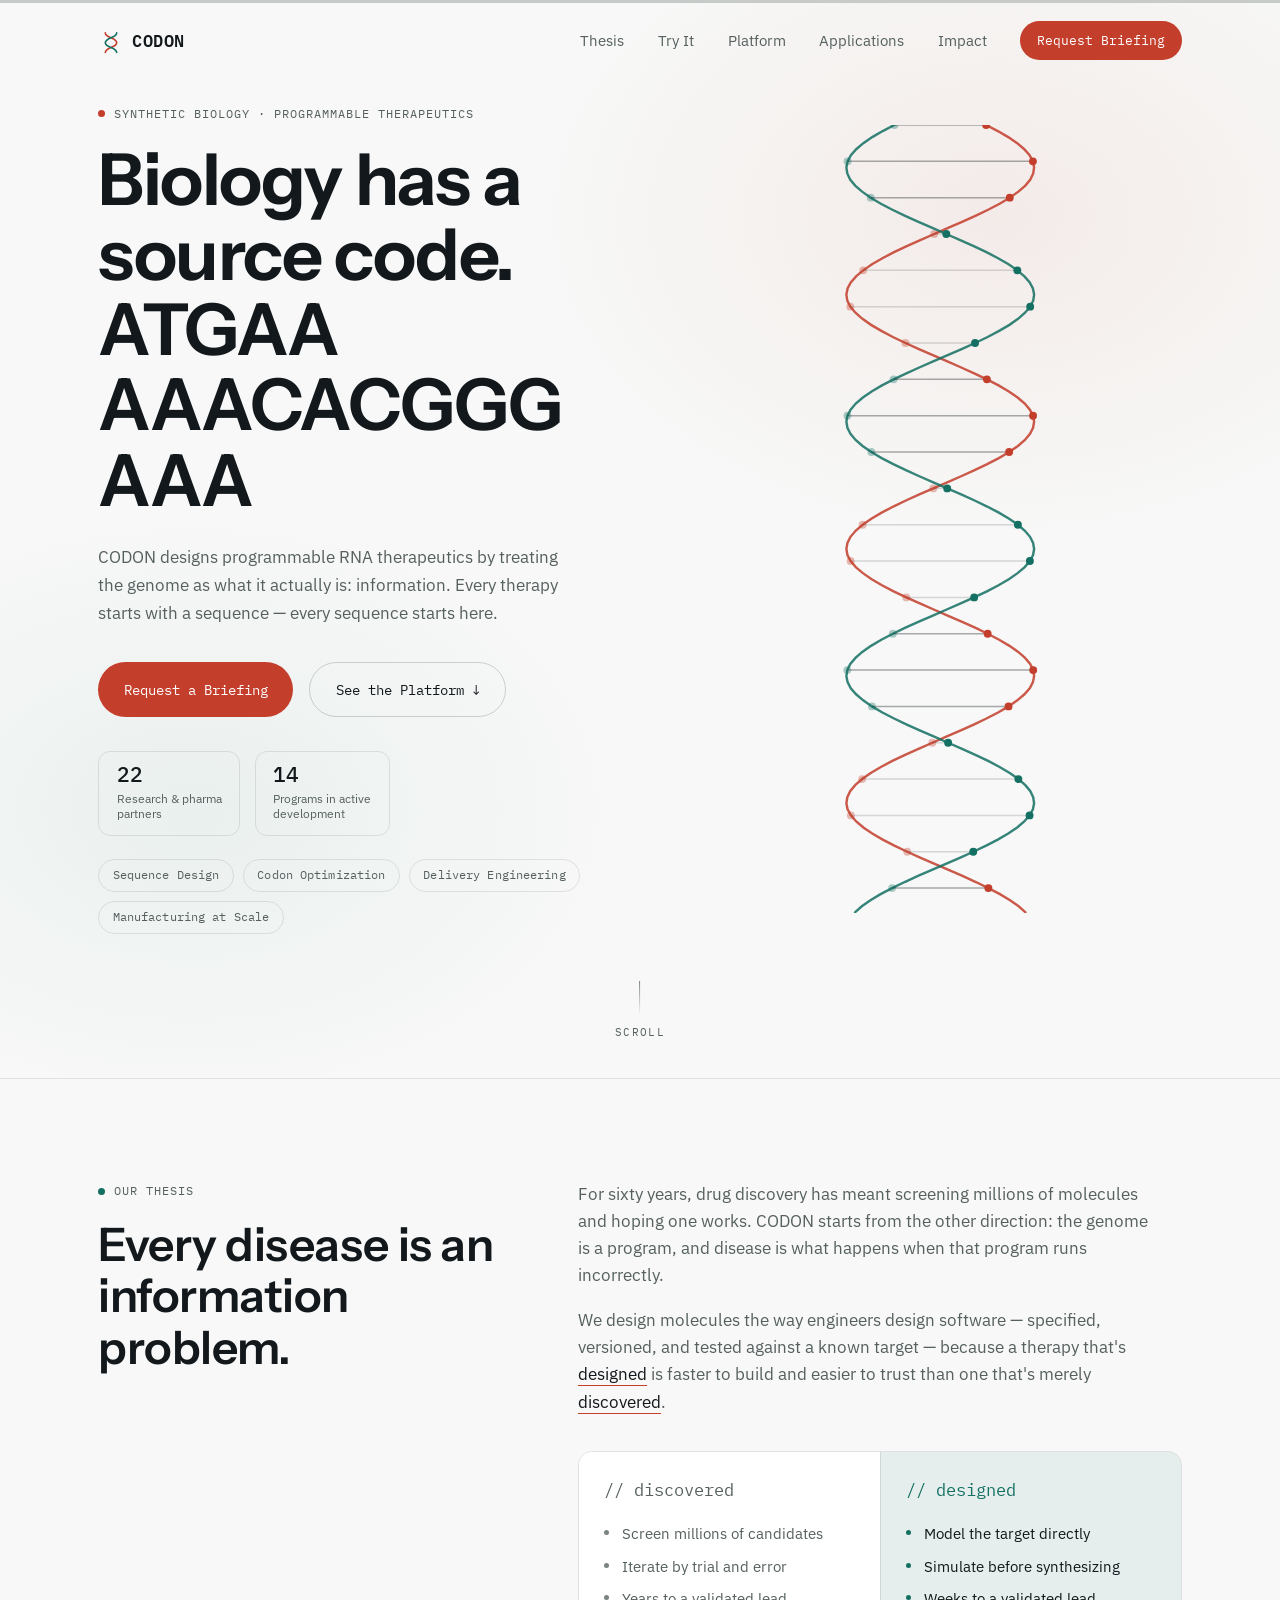
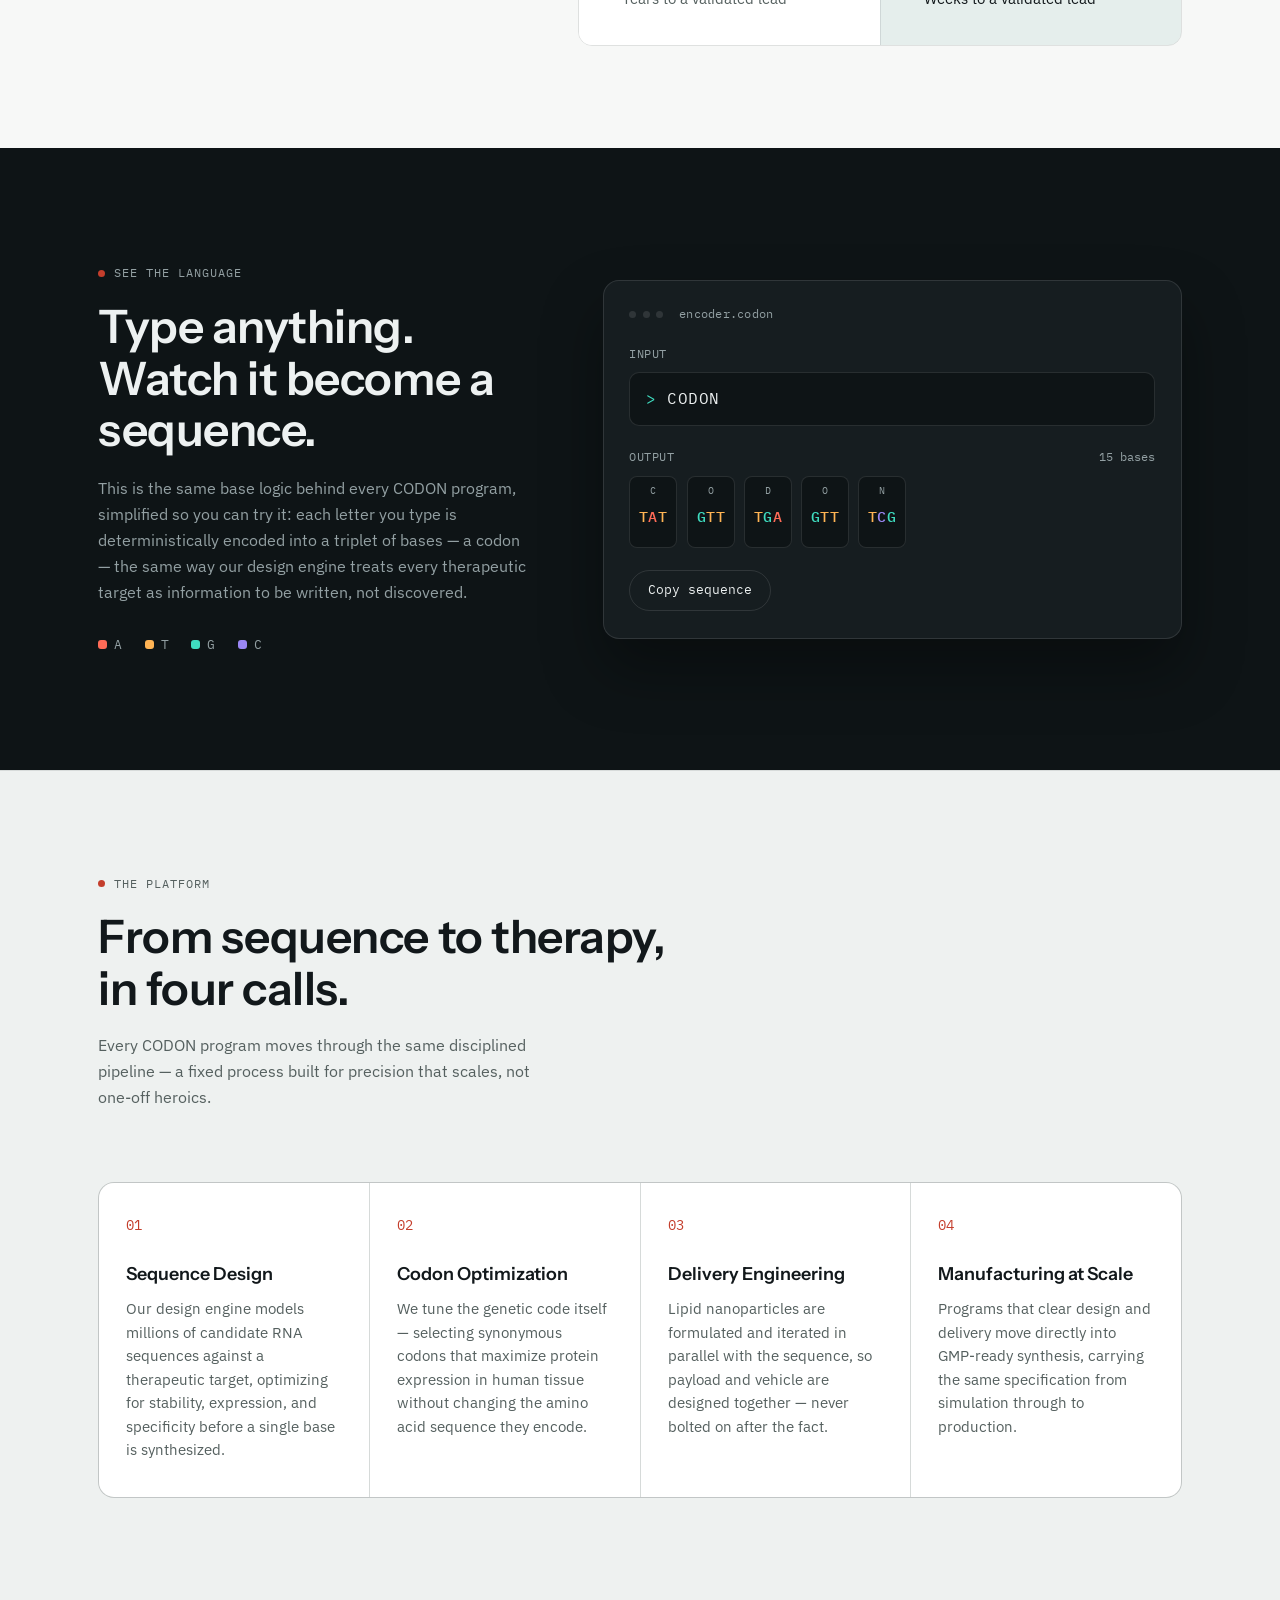
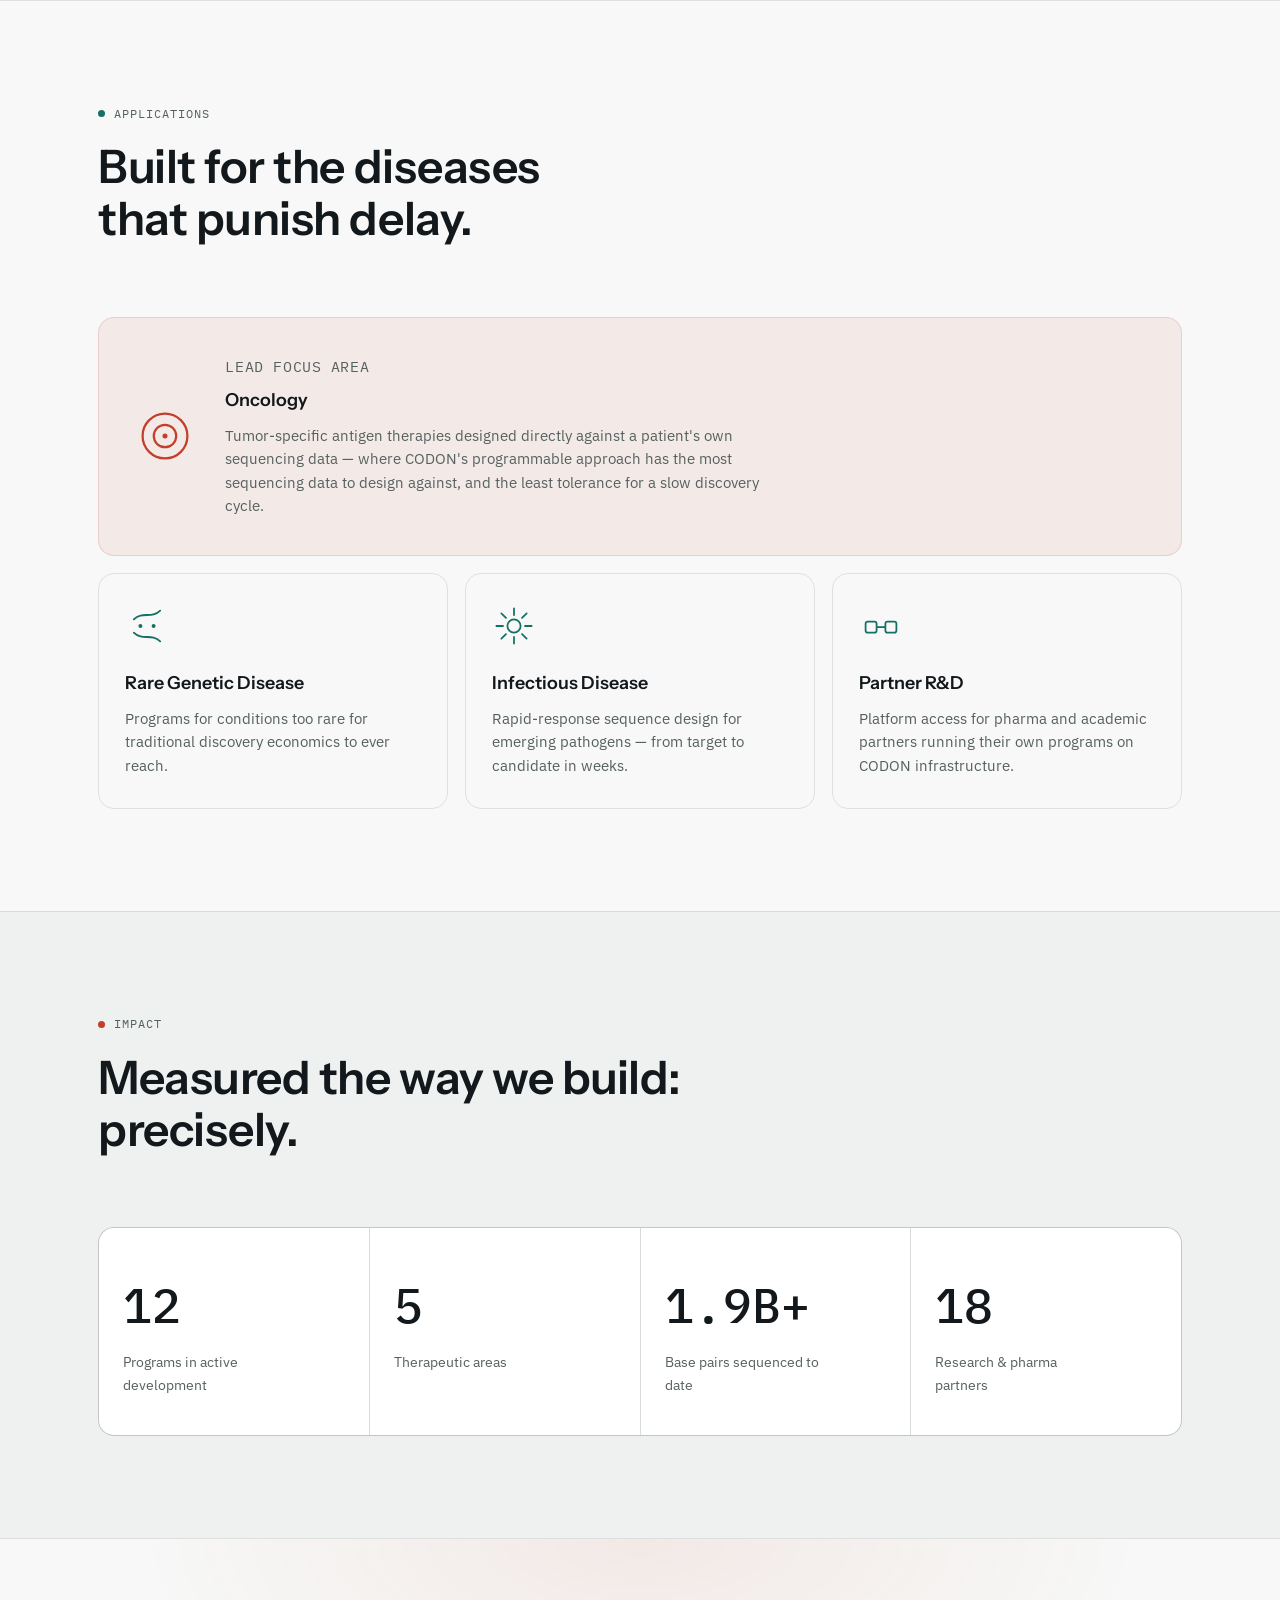
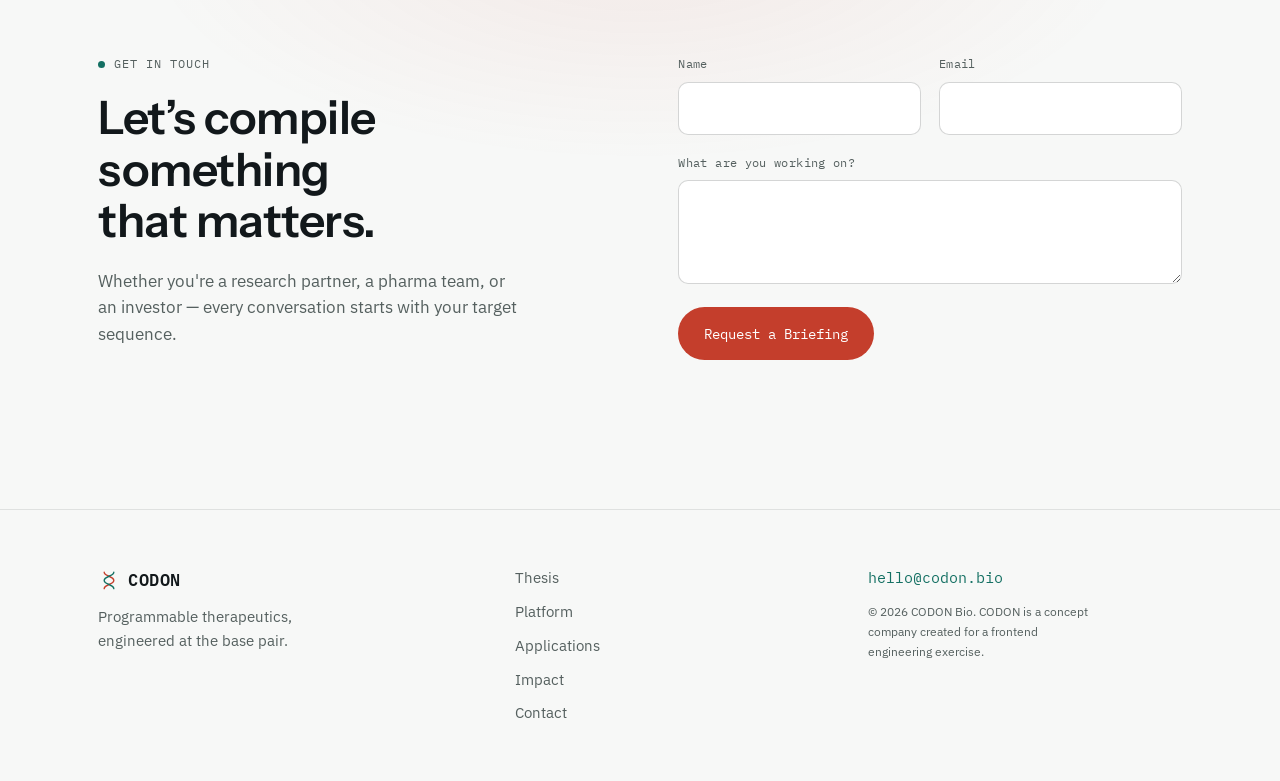
<file: index.html>
<!DOCTYPE html>
<html lang="en">
<head>
<meta charset="UTF-8">
<meta name="viewport" content="width=device-width, initial-scale=1.0">
<title>CODON — Programmable RNA Therapeutics</title>
<meta name="description" content="CODON designs programmable RNA therapeutics by treating the genome as information — precision medicine, engineered at the base pair.">

<meta property="og:title" content="CODON — Programmable RNA Therapeutics">
<meta property="og:description" content="Biology has a source code. We're rewriting it.">
<meta property="og:type" content="website">

<link rel="icon" href="data:image/svg+xml,%3Csvg xmlns='http://www.w3.org/2000/svg' viewBox='0 0 32 32'%3E%3Crect width='32' height='32' rx='7' fill='%230A0E12'/%3E%3Cpath d='M9 6c0 6 14 6 14 12s-14 6-14 12' stroke='%23FF6B57' stroke-width='2' fill='none' stroke-linecap='round'/%3E%3Cpath d='M23 6c0 6-14 6-14 12s14 6 14 12' stroke='%233FDDC0' stroke-width='2' fill='none' stroke-linecap='round'/%3E%3C/svg%3E">

<link rel="preconnect" href="https://fonts.googleapis.com">
<link rel="preconnect" href="https://fonts.gstatic.com" crossorigin>
<link href="https://fonts.googleapis.com/css2?family=Instrument+Sans:wght@450..700&family=IBM+Plex+Mono:wght@400;500;600&family=IBM+Plex+Sans:wght@400;500;600&display=swap" rel="stylesheet">

<link rel="stylesheet" href="css/styles.css">
</head>
<body>

<a class="skip-link" href="#main">Skip to content</a>

<!-- ================= SEQUENCE STRIP (scroll progress, thematic) ================= -->
<div class="seq-strip" aria-hidden="true">
  <div class="seq-strip__track" id="seqTrack"></div>
</div>

<!-- ================= NAV ================= -->
<header class="site-header" id="siteHeader">
  <div class="wrap site-header__inner">
    <a href="#home" class="logo" aria-label="CODON — home">
      <svg width="26" height="26" viewBox="0 0 32 32" fill="none" aria-hidden="true">
        <path d="M9 6c0 6 14 6 14 12s-14 6-14 12" stroke="#C43E2C" stroke-width="2" stroke-linecap="round"/>
        <path d="M23 6c0 6-14 6-14 12s14 6 14 12" stroke="#147063" stroke-width="2" stroke-linecap="round"/>
      </svg>
      <span>CODON</span>
    </a>

    <nav class="nav" id="mainNav" aria-label="Primary">
      <a href="#thesis">Thesis</a>
      <a href="#console">Try It</a>
      <a href="#platform">Platform</a>
      <a href="#applications">Applications</a>
      <a href="#impact">Impact</a>
      <a href="#contact" class="nav__cta">Request Briefing</a>
    </nav>

    <button class="nav-toggle" id="navToggle" aria-label="Open menu" aria-expanded="false" aria-controls="mainNav">
      <span></span><span></span><span></span>
    </button>
  </div>
</header>

<main id="main">

  <!-- ================= HERO ================= -->
  <section class="hero" id="home">
    <div class="hero__field" id="heroField" aria-hidden="true"></div>

    <div class="wrap hero__inner">
      <div class="hero__copy">
        <p class="eyebrow"><span class="dot dot--coral"></span>Synthetic biology · Programmable therapeutics</p>
        <h1 class="hero__headline" id="scrambleHeadline">
          Biology has a source code. We&rsquo;re rewriting it.
        </h1>
        <p class="hero__subhead">
          CODON designs programmable RNA therapeutics by treating the genome as what it actually is: information.
          Every therapy starts with a sequence — every sequence starts here.
        </p>
        <div class="hero__actions">
          <a href="#contact" class="btn btn--primary">Request a Briefing</a>
          <a href="#platform" class="btn btn--ghost">See the Platform <span class="arrow-down" aria-hidden="true">↓</span></a>
        </div>

        <div class="hero__stats" role="group" aria-label="Key figures">
          <div class="hero__stat">
            <span class="hero__stat-num mono">22</span>
            <span class="hero__stat-label">Research &amp; pharma<br>partners</span>
          </div>
          <div class="hero__stat">
            <span class="hero__stat-num mono">14</span>
            <span class="hero__stat-label">Programs in active<br>development</span>
          </div>
        </div>

        <ul class="hero__tags" aria-label="Platform capabilities">
          <li>Sequence Design</li>
          <li>Codon Optimization</li>
          <li>Delivery Engineering</li>
          <li>Manufacturing at Scale</li>
        </ul>
      </div>

      <div class="hero__visual">
        <svg class="helix" id="helixSvg" viewBox="0 0 320 520" role="img" aria-label="Animated illustration of a DNA double helix transcribing into an RNA strand">
          <!-- populated / animated by JS -->
        </svg>
      </div>
    </div>

    <a href="#thesis" class="scroll-cue" aria-label="Scroll to next section">
      <span class="scroll-cue__line"></span>
      <span class="scroll-cue__label">Scroll</span>
    </a>
  </section>

  <!-- ================= THESIS / ABOUT ================= -->
  <section class="thesis" id="thesis">
    <div class="wrap thesis__inner">
      <div class="reveal">
        <p class="eyebrow"><span class="dot dot--teal"></span>Our thesis</p>
        <h2 class="h2">Every disease is an<br>information problem.</h2>
      </div>

      <div class="thesis__body reveal">
        <p>
          For sixty years, drug discovery has meant screening millions of molecules and hoping one works.
          CODON starts from the other direction: the genome is a program, and disease is what happens when
          that program runs incorrectly.
        </p>
        <p>
          We design molecules the way engineers design software — specified, versioned, and tested against
          a known target — because a therapy that's <em>designed</em> is faster to build and easier to trust
          than one that's merely <em>discovered</em>.
        </p>

        <div class="compare" role="group" aria-label="Discovered versus designed approach">
          <div class="compare__col">
            <p class="compare__label mono">// discovered</p>
            <ul>
              <li>Screen millions of candidates</li>
              <li>Iterate by trial and error</li>
              <li>Years to a validated lead</li>
            </ul>
          </div>
          <div class="compare__col compare__col--accent">
            <p class="compare__label mono">// designed</p>
            <ul>
              <li>Model the target directly</li>
              <li>Simulate before synthesizing</li>
              <li>Weeks to a validated lead</li>
            </ul>
          </div>
        </div>
      </div>
    </div>
  </section>

  <!-- ================= SEQUENCE CONSOLE (interactive) ================= -->
  <section class="console" id="console">
    <div class="wrap console__inner">
      <div class="console__intro reveal">
        <p class="eyebrow eyebrow--on-dark"><span class="dot dot--coral"></span>See the language</p>
        <h2 class="h2 h2--on-dark">Type anything.<br>Watch it become a sequence.</h2>
        <p class="console__body">
          This is the same base logic behind every CODON program, simplified so you can try it: each
          letter you type is deterministically encoded into a triplet of bases — a codon — the same way
          our design engine treats every therapeutic target as information to be written, not discovered.
        </p>
        <div class="console__legend" aria-hidden="true">
          <span><i class="console__swatch console__swatch--a"></i>A</span>
          <span><i class="console__swatch console__swatch--t"></i>T</span>
          <span><i class="console__swatch console__swatch--g"></i>G</span>
          <span><i class="console__swatch console__swatch--c"></i>C</span>
        </div>
      </div>


      
      <div class="console__panel reveal">
        <div class="console__bar">
          <span class="console__dot"></span><span class="console__dot"></span><span class="console__dot"></span>
          <span class="console__bar-label mono">encoder.codon</span>
        </div>
        <label class="console__label mono" for="consoleInput">Input</label>
        <div class="console__input-row">
          <span class="mono console__prompt" aria-hidden="true">&gt;</span>
          <input
            type="text"
            id="consoleInput"
            class="console__input mono"
            maxlength="28"
            autocomplete="off"
            spellcheck="false"
            aria-label="Type text to encode into a base-pair sequence"
            value="CODON"
          >
        </div>
        <p class="console__label mono">Output <span id="consoleCount" class="console__count">15 bases</span></p>
        <div class="console__output mono" id="consoleOutput" aria-live="polite"></div>
        <button type="button" class="console__copy mono" id="consoleCopy">Copy sequence</button>
      </div>
    </div>
  </section>

  <!-- ================= PLATFORM / TECHNOLOGY ================= -->
  <section class="platform" id="platform">
    <div class="wrap">
      <div class="section-head reveal">
        <p class="eyebrow"><span class="dot dot--coral"></span>The platform</p>
        <h2 class="h2">From sequence to therapy,<br>in four calls.</h2>
        <p class="section-head__body">
          Every CODON program moves through the same disciplined pipeline — a fixed process built for
          precision that scales, not one-off heroics.
        </p>
      </div>

      <ol class="pipeline">
        <li class="pipeline__step reveal">
          <span class="pipeline__index mono">01</span>
          <h3 class="h3">Sequence Design</h3>
          <p>Our design engine models millions of candidate RNA sequences against a therapeutic target,
             optimizing for stability, expression, and specificity before a single base is synthesized.</p>
        </li>
        <li class="pipeline__step reveal">
          <span class="pipeline__index mono">02</span>
          <h3 class="h3">Codon Optimization</h3>
          <p>We tune the genetic code itself — selecting synonymous codons that maximize protein expression
             in human tissue without changing the amino acid sequence they encode.</p>
        </li>
        <li class="pipeline__step reveal">
          <span class="pipeline__index mono">03</span>
          <h3 class="h3">Delivery Engineering</h3>
          <p>Lipid nanoparticles are formulated and iterated in parallel with the sequence, so payload and
             vehicle are designed together — never bolted on after the fact.</p>
        </li>
        <li class="pipeline__step reveal">
          <span class="pipeline__index mono">04</span>
          <h3 class="h3">Manufacturing at Scale</h3>
          <p>Programs that clear design and delivery move directly into GMP-ready synthesis, carrying the
             same specification from simulation through to production.</p>
        </li>
      </ol>
    </div>
  </section>

  
  <!-- ================= APPLICATIONS / CAPABILITIES ================= -->
  <section class="applications" id="applications">
    <div class="wrap">
      <div class="section-head reveal">
        <p class="eyebrow"><span class="dot dot--teal"></span>Applications</p>
        <h2 class="h2">Built for the diseases<br>that punish delay.</h2>
      </div>

      <div class="app-grid">
        <article class="app-card app-card--featured reveal">
          <div class="app-card__icon" aria-hidden="true">
            <svg viewBox="0 0 40 40" fill="none"><circle cx="20" cy="20" r="16" stroke="currentColor" stroke-width="1.6"/><circle cx="20" cy="20" r="8" stroke="currentColor" stroke-width="1.6"/><circle cx="20" cy="20" r="1.8" fill="currentColor"/></svg>
          </div>
          <div class="app-card__body">
            <p class="app-card__tag mono">Lead focus area</p>
            <h3 class="h3">Oncology</h3>
            <p>Tumor-specific antigen therapies designed directly against a patient's own sequencing data —
               where CODON's programmable approach has the most sequencing data to design against, and the
               least tolerance for a slow discovery cycle.</p>
          </div>
        </article>

        <article class="app-card reveal">
          <div class="app-card__icon" aria-hidden="true">
            <svg viewBox="0 0 40 40" fill="none"><path d="M8 14c8-8 16 0 24-8M8 26c8 8 16 0 24 8" stroke="currentColor" stroke-width="1.6" stroke-linecap="round"/><circle cx="14" cy="20" r="1.8" fill="currentColor"/><circle cx="26" cy="20" r="1.8" fill="currentColor"/></svg>
          </div>
          <h3 class="h3">Rare Genetic Disease</h3>
          <p>Programs for conditions too rare for traditional discovery economics to ever reach.</p>
        </article>

        <article class="app-card reveal">
          <div class="app-card__icon" aria-hidden="true">
            <svg viewBox="0 0 40 40" fill="none"><circle cx="20" cy="20" r="6" stroke="currentColor" stroke-width="1.6"/><path d="M20 4v6M20 30v6M4 20h6M30 20h6M8.5 8.5l4.2 4.2M27.3 27.3l4.2 4.2M31.5 8.5l-4.2 4.2M12.7 27.3l-4.2 4.2" stroke="currentColor" stroke-width="1.6" stroke-linecap="round"/></svg>
          </div>
          <h3 class="h3">Infectious Disease</h3>
          <p>Rapid-response sequence design for emerging pathogens — from target to candidate in weeks.</p>
        </article>

        <article class="app-card reveal">
          <div class="app-card__icon" aria-hidden="true">
            <svg viewBox="0 0 40 40" fill="none"><rect x="6" y="16" width="10" height="10" rx="2" stroke="currentColor" stroke-width="1.6"/><rect x="24" y="16" width="10" height="10" rx="2" stroke="currentColor" stroke-width="1.6"/><path d="M16 21h8" stroke="currentColor" stroke-width="1.6"/></svg>
          </div>
          <h3 class="h3">Partner R&amp;D</h3>
          <p>Platform access for pharma and academic partners running their own programs on CODON infrastructure.</p>
        </article>
      </div>
    </div>
  </section>

  
  <!-- ================= IMPACT / STATISTICS ================= -->
  <section class="impact" id="impact">
    <div class="wrap">
      <div class="section-head reveal">
        <p class="eyebrow"><span class="dot dot--coral"></span>Impact</p>
        <h2 class="h2">Measured the way we build:<br>precisely.</h2>
      </div>

      <div class="stat-grid">
        <div class="stat reveal">
          <p class="stat__num mono" data-count-to="14" data-suffix="">0</p>
          <p class="stat__label">Programs in active development</p>
        </div>
        <div class="stat reveal">
          <p class="stat__num mono" data-count-to="6" data-suffix="">0</p>
          <p class="stat__label">Therapeutic areas</p>
        </div>
        <div class="stat reveal">
          <p class="stat__num mono" data-count-to="2.3" data-suffix="B+" data-decimals="1">0</p>
          <p class="stat__label">Base pairs sequenced to date</p>
        </div>
        <div class="stat reveal">
          <p class="stat__num mono" data-count-to="22" data-suffix="">0</p>
          <p class="stat__label">Research &amp; pharma partners</p>
        </div>
      </div>
    </div>
  </section>

  
  <!-- ================= FINAL CTA / CONTACT ================= -->
  <section class="cta" id="contact">
    <div class="cta__glow" aria-hidden="true"></div>
    <div class="wrap cta__inner">
      <div class="reveal">
        <p class="eyebrow"><span class="dot dot--teal"></span>Get in touch</p>
        <h2 class="h2">Let&rsquo;s compile something<br>that matters.</h2>
        <p class="cta__body">
          Whether you're a research partner, a pharma team, or an investor — every conversation
          starts with your target sequence.
        </p>
      </div>

      <form class="contact-form reveal" id="contactForm" novalidate>
        <div class="field">
          <label for="name">Name</label>
          <input type="text" id="name" name="name" required autocomplete="name">
        </div>
        
        <div class="field">
          <label for="email">Email</label>
          <input type="email" id="email" name="email" required autocomplete="email">
        </div>
        <div class="field field--full">
          <label for="message">What are you working on?</label>
          <textarea id="message" name="message" rows="3" required></textarea>
        </div>
        <button type="submit" class="btn btn--primary" id="formSubmit">Request a Briefing</button>
        <p class="form-note" id="formNote" role="status" aria-live="polite"></p>
      </form>
    </div>
  </section>

  
</main>
  

<!-- ================= FOOTER ================= -->
<footer class="site-footer">
  <div class="wrap site-footer__inner">
    <div class="site-footer__brand">
      <a href="#home" class="logo logo--footer">
        <svg width="22" height="22" viewBox="0 0 32 32" fill="none" aria-hidden="true">
          <path d="M9 6c0 6 14 6 14 12s-14 6-14 12" stroke="#C43E2C" stroke-width="2" stroke-linecap="round"/>
          <path d="M23 6c0 6-14 6-14 12s14 6 14 12" stroke="#147063" stroke-width="2" stroke-linecap="round"/>
        </svg>
        
        <span>CODON</span>
        
      </a>
      <p>Programmable therapeutics, engineered at the base pair.</p>
    </div>

    
    <nav class="site-footer__links" aria-label="Footer">
      <a href="#thesis">Thesis</a>
      <a href="#platform">Platform</a>
      <a href="#applications">Applications</a>
      <a href="#impact">Impact</a>
      <a href="#contact">Contact</a>
    </nav>

    
    <div class="site-footer__meta">
      <a href="mailto:hello@codon.bio" class="mono">hello@codon.bio</a>
      <p class="fine-print">© 2026 CODON Bio. CODON is a concept company created for a frontend engineering exercise.</p>
    </div>
  </div>
</footer>

  
<script src="https://cdnjs.cloudflare.com/ajax/libs/gsap/3.12.5/gsap.min.js"></script>
<script src="js/main.js"></script>
</body>
</html>
</file>
<file: css/styles.css>
/* =========================================================================
   CODON — Design Tokens
   Palette is built around base-pairing: coral (adenine) + teal (cytosine)
   as two accents in deliberate tension, on a clean paper ground — a light,
   corporate-appropriate register rather than the dark/neon biotech default.
   Type: Instrument Sans (display) / IBM Plex Sans (body) / IBM Plex Mono
   (signature — "the genome is code," used for labels, digits, sequences)
   ========================================================================= */

:root{
  --bg:         #F7F8F7;
  --bg-alt:     #EEF1F0;
  --surface:    #FFFFFF;
  --line:       rgba(18,24,27,0.10);
  --line-strong:rgba(18,24,27,0.18);

  --ink:        #12181B;
  --muted:      #55605F;
  --muted-2:    #7A8480;

  --coral:      #C43E2C;
  --coral-hover:#C84330;
  --coral-soft: rgba(196,62,44,0.08);
  --teal:       #147063;
  --teal-soft:  rgba(20,112,99,0.08);

  --on-accent:  #FFFFFF;

  --font-display: 'Instrument Sans', system-ui, sans-serif;
  --font-body:    'IBM Plex Sans', system-ui, sans-serif;
  --font-mono:    'IBM Plex Mono', ui-monospace, monospace;

  --fs-hero: clamp(2.5rem, 5.6vw, 5rem);
  --fs-h2:   clamp(1.9rem, 3.6vw, 3rem);
  --fs-h3:   clamp(1.1rem, 1.4vw, 1.35rem);

  --container: 1180px;
  --gutter: clamp(1.25rem, 5vw, 3rem);

  --ease: cubic-bezier(.16,.84,.32,1);
  --dur-s: .25s;
  --dur-m: .6s;
}

/* =========================================================================
   Reset
   ========================================================================= */
*, *::before, *::after{ box-sizing: border-box; }
html{ scroll-behavior: smooth; }
body{
  margin: 0;
  background: var(--bg);
  color: var(--ink);
  font-family: var(--font-body);
  font-size: 16px;
  line-height: 1.6;
  -webkit-font-smoothing: antialiased;
  overflow-x: hidden;
}
img, svg{ display: block; max-width: 100%; }
a{ color: inherit; text-decoration: none; }
ul, ol{ margin: 0; padding: 0; list-style: none; }
h1,h2,h3,p{ margin: 0; }
button{ font: inherit; color: inherit; background: none; border: none; cursor: pointer; }
input, textarea{ font: inherit; }

::selection{ background: var(--coral); color: var(--on-accent); }

:focus-visible{
  outline: 2px solid var(--teal);
  outline-offset: 3px;
  border-radius: 2px;
}

.skip-link{
  position: fixed;
  top: -60px;
  left: 1rem;
  z-index: 999;
  background: var(--teal);
  color: var(--on-accent);
  padding: .6rem 1rem;
  border-radius: 6px;
  font-family: var(--font-mono);
  font-size: .85rem;
  transition: top var(--dur-s) var(--ease);
}
.skip-link:focus{ top: 1rem; }

.wrap{
  max-width: var(--container);
  margin-inline: auto;
  padding-inline: var(--gutter);
}

.mono{ font-family: var(--font-mono); }

@media (prefers-reduced-motion: reduce){
  html{ scroll-behavior: auto; }
  *, *::before, *::after{
    animation-duration: .001ms !important;
    animation-iteration-count: 1 !important;
    transition-duration: .001ms !important;
    scroll-behavior: auto !important;
  }
}

/* =========================================================================
   Type helpers
   ========================================================================= */
.eyebrow{
  display: flex;
  align-items: center;
  gap: .55rem;
  font-family: var(--font-mono);
  font-size: .78rem;
  letter-spacing: .08em;
  text-transform: uppercase;
  color: var(--muted);
  margin-bottom: 1.1rem;
}
.dot{
  width: 7px; height: 7px; border-radius: 50%; flex: none;
}
.dot--coral{ background: var(--coral); }
.dot--teal{ background: var(--teal); }

.h2{
  font-family: var(--font-display);
  font-weight: 600;
  font-size: var(--fs-h2);
  line-height: 1.12;
  letter-spacing: -0.01em;
  color: var(--ink);
}
.h3{
  font-family: var(--font-display);
  font-weight: 600;
  font-size: var(--fs-h3);
  color: var(--ink);
  margin-bottom: .55rem;
}

.section-head{ max-width: 640px; margin-bottom: clamp(2.5rem, 6vw, 4.5rem); }
.section-head__body{ margin-top: 1.1rem; color: var(--muted); font-size: 1.02rem; max-width: 46ch; }

/* =========================================================================
   Sequence strip — scroll progress rendered as a base-pair sequence
   ========================================================================= */
.seq-strip{
  position: fixed;
  top: 0; left: 0; right: 0;
  height: 3px;
  z-index: 60;
  background: var(--bg-alt);
  overflow: hidden;
}
.seq-strip__track{
  display: flex;
  height: 100%;
  width: 100%;
}
.seq-strip__track span{
  flex: 1 0 auto;
  font-size: 0;
  background: var(--line-strong);
  transition: background var(--dur-s) linear;
}
.seq-strip__track span.is-active{ background: var(--coral); }

/* =========================================================================
   Header / Nav
   ========================================================================= */
.site-header{
  position: fixed;
  top: 3px; left: 0; right: 0;
  z-index: 50;
  padding-block: 1.15rem;
  transition: background var(--dur-s) var(--ease), padding var(--dur-s) var(--ease), border-color var(--dur-s) var(--ease);
  border-bottom: 1px solid transparent;
}
.site-header.is-scrolled{
  background: rgba(247,248,247,0.86);
  backdrop-filter: blur(10px);
  padding-block: .8rem;
  border-bottom: 1px solid var(--line);
}
.site-header__inner{
  display: flex;
  align-items: center;
  justify-content: space-between;
}
.logo{
  display: inline-flex;
  align-items: center;
  gap: .5rem;
  font-family: var(--font-mono);
  font-weight: 600;
  font-size: 1.05rem;
  letter-spacing: .03em;
}
.nav{
  display: flex;
  align-items: center;
  gap: 2.1rem;
  font-size: .92rem;
  color: var(--muted);
}
.nav a{ transition: color var(--dur-s) var(--ease); }
.nav a:hover{ color: var(--ink); }
.nav__cta{
  font-family: var(--font-mono);
  font-size: .82rem;
  color: var(--on-accent) !important;
  background: var(--coral);
  padding: .55rem 1.05rem;
  border-radius: 100px;
  transition: background var(--dur-s) var(--ease), transform var(--dur-s) var(--ease);
}
.nav__cta:hover{ background: var(--coral-hover); transform: translateY(-1px); }

.nav-toggle{
  display: none;
  flex-direction: column;
  justify-content: center;
  gap: 5px;
  width: 34px; height: 34px;
}
.nav-toggle span{
  height: 1.5px;
  background: var(--ink);
  border-radius: 2px;
  transition: transform var(--dur-s) var(--ease), opacity var(--dur-s) var(--ease);
}
.nav-toggle[aria-expanded="true"] span:nth-child(1){ transform: translateY(6.5px) rotate(45deg); }
.nav-toggle[aria-expanded="true"] span:nth-child(2){ opacity: 0; }
.nav-toggle[aria-expanded="true"] span:nth-child(3){ transform: translateY(-6.5px) rotate(-45deg); }

/* =========================================================================
   Buttons
   ========================================================================= */
.btn{
  display: inline-flex;
  align-items: center;
  gap: .5rem;
  font-family: var(--font-mono);
  font-size: .9rem;
  padding: .95rem 1.6rem;
  border-radius: 100px;
  transition: transform var(--dur-s) var(--ease), background var(--dur-s) var(--ease), color var(--dur-s) var(--ease), border-color var(--dur-s) var(--ease);
}
.btn--primary{
  background: var(--coral);
  color: var(--on-accent);
}
.btn--primary:hover{ background: var(--coral-hover); }
.btn--ghost{
  border: 1px solid var(--line-strong);
  color: var(--ink);
}
.btn--ghost:hover{ border-color: var(--teal); color: var(--teal); }
.arrow-down{ display: inline-block; transition: transform var(--dur-s) var(--ease); }
.btn--ghost:hover .arrow-down{ transform: translateY(3px); }

/* =========================================================================
   Hero
   ========================================================================= */
.hero{
  position: relative;
  min-height: 100svh;
  display: flex;
  align-items: center;
  padding-block: 6.5rem 9rem;
  overflow: hidden;
}
.hero__field{
  position: absolute; inset: 0;
  background:
    radial-gradient(60% 50% at 78% 20%, rgba(196,62,44,0.07), transparent 60%),
    radial-gradient(55% 45% at 15% 75%, rgba(20,112,99,0.06), transparent 60%);
  pointer-events: none;
}
.hero__inner{
  position: relative;
  display: grid;
  grid-template-columns: 1.05fr .95fr;
  gap: clamp(2rem, 5vw, 4rem);
  align-items: center;
}
.hero__headline{
  font-family: var(--font-display);
  font-weight: 650;
  font-size: var(--fs-hero);
  line-height: 1.05;
  letter-spacing: -0.02em;
  color: var(--ink);
  max-width: 14ch;
}
.hero__subhead{
  margin-top: 1.6rem;
  color: var(--muted);
  font-size: 1.08rem;
  max-width: 46ch;
}
.hero__actions{
  margin-top: 2.2rem;
  display: flex;
  flex-wrap: wrap;
  gap: 1rem;
}
.hero__stats{
  display: flex;
  gap: .9rem;
  margin-top: 2.1rem;
}
.hero__stat{
  display: flex;
  flex-direction: column;
  gap: .35rem;
  padding: .85rem 1.1rem;
  border: 1px solid var(--line);
  border-radius: 12px;
}
.hero__stat-num{ font-size: 1.3rem; font-weight: 500; color: var(--ink); line-height: 1; }
.hero__stat-label{ font-size: .72rem; color: var(--muted); line-height: 1.3; }

.hero__tags{
  display: flex;
  flex-wrap: wrap;
  gap: .55rem;
  margin-top: 1.4rem;
  padding: 0;
  list-style: none;
}
.hero__tags li{
  font-family: var(--font-mono);
  font-size: .72rem;
  color: var(--muted);
  border: 1px solid var(--line);
  border-radius: 100px;
  padding: .4rem .85rem;
  letter-spacing: .01em;
}

.hero__visual{ position: relative; }
.helix{ width: 100%; height: auto; }
.helix .rung{ transition: opacity .3s ease; }

.scroll-cue{
  position: absolute;
  bottom: clamp(1.25rem, 3vw, 2.25rem);
  left: 50%;
  transform: translateX(-50%);
  display: flex;
  flex-direction: column;
  align-items: center;
  gap: .6rem;
}
.scroll-cue__line{
  width: 1px; height: 34px;
  background: linear-gradient(var(--muted-2), transparent);
  position: relative;
  overflow: hidden;
}
.scroll-cue__line::after{
  content: "";
  position: absolute;
  top: -100%; left: 0; right: 0; height: 100%;
  background: linear-gradient(var(--teal), transparent);
  animation: seq-drip 1.8s var(--ease) infinite;
}
@keyframes seq-drip{
  0%{ top: -100%; } 100%{ top: 100%; }
}
.scroll-cue__label{
  font-family: var(--font-mono);
  font-size: .68rem;
  letter-spacing: .12em;
  text-transform: uppercase;
  color: var(--muted);
}

/* =========================================================================
   Thesis / About
   ========================================================================= */
.thesis{ padding-block: clamp(4rem, 8vw, 7rem); border-top: 1px solid var(--line); }
.thesis__inner{
  display: grid;
  grid-template-columns: .8fr 1.2fr;
  gap: clamp(2.5rem, 6vw, 5rem);
}
.thesis__body p{ color: var(--muted); font-size: 1.06rem; max-width: 58ch; margin-bottom: 1.1rem; }
.thesis__body em{ color: var(--ink); font-style: normal; border-bottom: 1px solid var(--coral); }

.compare{
  margin-top: 2.2rem;
  display: grid;
  grid-template-columns: 1fr 1fr;
  border: 1px solid var(--line);
  border-radius: 14px;
  overflow: hidden;
}
.compare__col{ padding: 1.6rem; background: var(--surface); }
.compare__col + .compare__col{ border-left: 1px solid var(--line); }
.compare__col--accent{ background: var(--teal-soft); }
.compare__label{ font-size: .78rem; color: var(--muted); margin-bottom: .9rem; }
.compare__col--accent .compare__label{ color: var(--teal); }
.compare__col li{
  font-size: .92rem;
  color: var(--muted);
  padding-left: 1.1rem;
  position: relative;
  margin-bottom: .55rem;
}
.compare__col li::before{
  content: "";
  position: absolute; left: 0; top: .55em;
  width: 5px; height: 5px; border-radius: 50%;
  background: var(--muted-2);
}
.compare__col--accent li{ color: var(--ink); }
.compare__col--accent li::before{ background: var(--teal); }

/* =========================================================================
   Sequence Console — the one deliberate dark section on the page.
   Scoped tokens only (never touches global --bg/--ink), reviving the vivid
   base colors because this is the one place they actually work: on dark.
   ========================================================================= */
.console{
  --c-bg:      #0E1416;
  --c-surface: #161D20;
  --c-line:    rgba(255,255,255,0.11);
  --c-text:    #EDF1F1;
  --c-muted:   #93A0A3;
  --c-a: #FF6B57;  /* Adenine  */
  --c-t: #FFB454;  /* Thymine  */
  --c-g: #3FDDC0;  /* Guanine  */
  --c-c: #9B87F5;  /* Cytosine */

  background: var(--c-bg);
  color: var(--c-text);
  padding-block: clamp(4.5rem, 9vw, 7.5rem);
}
.console__inner{
  display: grid;
  grid-template-columns: .85fr 1.15fr;
  gap: clamp(2.5rem, 6vw, 5rem);
  align-items: center;
}
.eyebrow--on-dark{ color: var(--c-muted); }
.h2--on-dark{ color: var(--c-text); }
.console__body{ margin-top: 1.2rem; color: var(--c-muted); font-size: 1.02rem; max-width: 44ch; }

.console__legend{
  display: flex;
  gap: 1.4rem;
  margin-top: 1.8rem;
  font-family: var(--font-mono);
  font-size: .82rem;
  color: var(--c-muted);
}
.console__legend span{ display: inline-flex; align-items: center; gap: .45rem; }
.console__swatch{ width: 9px; height: 9px; border-radius: 3px; display: inline-block; }
.console__swatch--a{ background: var(--c-a); }
.console__swatch--t{ background: var(--c-t); }
.console__swatch--g{ background: var(--c-g); }
.console__swatch--c{ background: var(--c-c); }

.console__panel{
  background: var(--c-surface);
  border: 1px solid var(--c-line);
  border-radius: 16px;
  padding: 1.5rem 1.6rem 1.7rem;
  box-shadow: 0 30px 60px rgba(0,0,0,0.35);
}
.console__bar{
  display: flex;
  align-items: center;
  gap: .4rem;
  margin-bottom: 1.3rem;
}
.console__dot{ width: 7px; height: 7px; border-radius: 50%; background: var(--c-line); }
.console__bar-label{
  margin-left: .6rem;
  font-size: .74rem;
  color: var(--c-muted);
  letter-spacing: .02em;
}
.console__label{
  font-size: .74rem;
  color: var(--c-muted);
  letter-spacing: .04em;
  text-transform: uppercase;
  margin-bottom: .55rem;
  display: flex;
  align-items: center;
  justify-content: space-between;
}
.console__count{ text-transform: none; letter-spacing: 0; color: var(--c-muted); }
.console__input-row{
  display: flex;
  align-items: center;
  gap: .6rem;
  background: var(--c-bg);
  border: 1px solid var(--c-line);
  border-radius: 10px;
  padding: .75rem .95rem;
  margin-bottom: 1.4rem;
}
.console__prompt{ color: var(--c-g); font-size: 1rem; }
.console__input{
  flex: 1;
  background: none;
  border: none;
  color: var(--c-text);
  font-size: 1rem;
  letter-spacing: .03em;
  caret-color: var(--c-a);
}
.console__input:focus{ outline: none; }
.console__input::placeholder{ color: var(--c-muted); }

.console__output{
  min-height: 4.5rem;
  display: flex;
  flex-wrap: wrap;
  gap: .55rem;
  margin-bottom: 1.4rem;
}
.console__chip{
  background: var(--c-bg);
  border: 1px solid var(--c-line);
  border-radius: 8px;
  padding: .4rem .55rem;
  text-align: center;
  animation: chip-in .28s var(--ease) both;
}
@keyframes chip-in{
  from{ opacity: 0; transform: translateY(4px) scale(.92); }
  to{ opacity: 1; transform: translateY(0) scale(1); }
}
.console__chip-letter{
  display: block;
  font-size: .62rem;
  color: var(--c-muted);
  text-transform: uppercase;
  margin-bottom: .3rem;
}
.console__chip-codon{ font-size: .95rem; font-weight: 500; letter-spacing: .04em; }
.console__chip-codon b.b-a{ color: var(--c-a); font-weight: 500; }
.console__chip-codon b.b-t{ color: var(--c-t); font-weight: 500; }
.console__chip-codon b.b-g{ color: var(--c-g); font-weight: 500; }
.console__chip-codon b.b-c{ color: var(--c-c); font-weight: 500; }
.console__chip--gap{ opacity: .4; border-style: dashed; }

.console__copy{
  font-family: var(--font-mono);
  font-size: .8rem;
  color: var(--c-text);
  border: 1px solid var(--c-line);
  border-radius: 100px;
  padding: .55rem 1.1rem;
  transition: border-color var(--dur-s) var(--ease), background var(--dur-s) var(--ease);
}
.console__copy:hover{ border-color: var(--c-g); }
.console__copy.is-copied{ border-color: var(--c-g); color: var(--c-g); }

/* =========================================================================
   Platform / Pipeline
   ========================================================================= */
.platform{ padding-block: clamp(4rem, 8vw, 7rem); border-top: 1px solid var(--line); background: var(--bg-alt); }
.pipeline{
  display: grid;
  grid-template-columns: repeat(4, 1fr);
  gap: 1px;
  background: var(--line);
  border: 1px solid var(--line);
  border-radius: 16px;
  overflow: hidden;
}
.pipeline__step{
  background: var(--surface);
  padding: 2rem 1.7rem 2.2rem;
  position: relative;
  transition: background var(--dur-s) var(--ease), box-shadow var(--dur-s) var(--ease);
}
.pipeline__step:hover{
  background: var(--bg-alt);
  box-shadow: inset 0 2px 0 var(--coral);
}
.pipeline__index{
  display: block;
  font-size: .85rem;
  color: var(--coral);
  margin-bottom: 1.4rem;
}
.pipeline__step p{ color: var(--muted); font-size: .92rem; }

/* =========================================================================
   Applications — asymmetric bento: one lead focus area, three peers
   ========================================================================= */
.applications{ padding-block: clamp(4rem, 8vw, 7rem); border-top: 1px solid var(--line); }
.app-grid{
  display: grid;
  grid-template-columns: repeat(3, 1fr);
  gap: 1.1rem;
}
.app-card{
  padding: 1.9rem 1.6rem;
  border: 1px solid var(--line);
  border-radius: 16px;
  transition: border-color var(--dur-s) var(--ease), background var(--dur-s) var(--ease), box-shadow var(--dur-s) var(--ease), transform .12s linear;
  transform: perspective(800px);
  will-change: transform;
}
.app-card:hover{ border-color: var(--line-strong); background: var(--surface); box-shadow: 0 16px 32px rgba(18,24,27,0.08); }
.app-card__icon{
  width: 44px; height: 44px;
  color: var(--teal);
  margin-bottom: 1.3rem;
}
.app-card p{ color: var(--muted); font-size: .92rem; }

.app-card--featured{
  grid-column: span 3;
  display: flex;
  align-items: center;
  gap: 2rem;
  padding: 2.3rem 2.4rem;
  background: var(--coral-soft);
  border-color: rgba(196,62,44,0.16);
}
.app-card--featured .app-card__icon{ margin-bottom: 0; flex: none; color: var(--coral); width: 56px; height: 56px; }
.app-card--featured:hover{ border-color: rgba(196,62,44,0.3); background: var(--coral-soft); }
.app-card__tag{
  font-size: .74rem;
  color: var(--coral);
  letter-spacing: .04em;
  text-transform: uppercase;
  margin-bottom: .5rem;
}
.app-card--featured p{ max-width: 62ch; }

/* =========================================================================
   Impact / Stats
   ========================================================================= */
.impact{ padding-block: clamp(4rem, 8vw, 7rem); border-top: 1px solid var(--line); background: var(--bg-alt); }
.stat-grid{
  display: grid;
  grid-template-columns: repeat(4, 1fr);
  gap: 1px;
  background: var(--line);
  border: 1px solid var(--line);
  border-radius: 16px;
  overflow: hidden;
}
.stat{
  background: var(--surface);
  padding: 2.4rem 1.5rem;
  text-align: left;
}
.stat__num{
  font-size: clamp(2.1rem, 4vw, 3rem);
  font-weight: 500;
  color: var(--ink);
  margin-bottom: .5rem;
}
.stat__label{ color: var(--muted); font-size: .88rem; max-width: 22ch; }

/* =========================================================================
   Final CTA / Contact
   ========================================================================= */
.cta{
  position: relative;
  padding-block: clamp(4.5rem, 9vw, 8rem);
  border-top: 1px solid var(--line);
  overflow: hidden;
}
.cta__glow{
  position: absolute; inset: 0;
  background: radial-gradient(60% 60% at 50% 0%, var(--coral-soft), transparent 65%);
  pointer-events: none;
}
.cta__inner{
  position: relative;
  display: grid;
  grid-template-columns: 1fr 1fr;
  gap: clamp(2.5rem, 6vw, 5rem);
  align-items: start;
}
.cta__body{ margin-top: 1.3rem; color: var(--muted); font-size: 1.05rem; max-width: 42ch; }

.contact-form{
  display: grid;
  grid-template-columns: 1fr 1fr;
  gap: 1.1rem;
}
.field{ display: flex; flex-direction: column; gap: .5rem; }
.field--full{ grid-column: 1 / -1; }
.field label{ font-family: var(--font-mono); font-size: .76rem; color: var(--muted); letter-spacing: .03em; }
.field input, .field textarea{
  background: var(--surface);
  border: 1px solid var(--line-strong);
  border-radius: 10px;
  padding: .8rem .95rem;
  color: var(--ink);
  resize: vertical;
  transition: border-color var(--dur-s) var(--ease);
}
.field input:focus, .field textarea:focus{ border-color: var(--teal); outline: none; }
.contact-form .btn{ grid-column: 1 / -1; justify-self: start; margin-top: .3rem; border: none; }
.form-note{
  grid-column: 1 / -1;
  font-family: var(--font-mono);
  font-size: .82rem;
  color: var(--teal);
  min-height: 1.2em;
}

/* =========================================================================
   Footer
   ========================================================================= */
.site-footer{ border-top: 1px solid var(--line); padding-block: 3.5rem; }
.site-footer__inner{
  display: grid;
  grid-template-columns: 1.2fr 1fr 1fr;
  gap: 2.5rem;
}
.logo--footer{ margin-bottom: .8rem; }
.site-footer__brand p{ color: var(--muted); font-size: .92rem; max-width: 30ch; }
.site-footer__links{ display: flex; flex-direction: column; gap: .65rem; font-size: .92rem; color: var(--muted); }
.site-footer__links a:hover{ color: var(--ink); }
.site-footer__meta{ display: flex; flex-direction: column; gap: .8rem; align-items: flex-start; }
.site-footer__meta a{ color: var(--teal); font-size: .92rem; }
.fine-print{ color: var(--muted); font-size: .78rem; max-width: 32ch; }

/* =========================================================================
   Reveal-on-scroll base state (GSAP toggles .is-visible)
   ========================================================================= */
.reveal{ opacity: 0; transform: translateY(28px); }
.reveal.is-visible{
  opacity: 1;
  transform: translateY(0);
  transition: opacity .8s var(--ease), transform .8s var(--ease);
}
@media (prefers-reduced-motion: reduce){
  .reveal{ opacity: 1; transform: none; }
}

/* =========================================================================
   Responsive
   ========================================================================= */
@media (max-width: 1000px){
  .nav{
    position: fixed;
    top: 0; right: 0;
    height: 100svh;
    width: min(78vw, 320px);
    background: var(--surface);
    border-left: 1px solid var(--line);
    box-shadow: -12px 0 32px rgba(18,24,27,0.08);
    flex-direction: column;
    align-items: flex-start;
    justify-content: center;
    gap: 1.8rem;
    padding: 2rem;
    transform: translateX(100%);
    transition: transform var(--dur-m) var(--ease);
  }
  .nav.is-open{ transform: translateX(0); }
  .nav a{ font-size: 1.15rem; }
  .nav-toggle{ display: flex; }

  .hero__inner{ grid-template-columns: 1fr; }
  .hero__visual{ order: -1; max-width: 260px; margin-inline: auto; }
  .hero__headline{ max-width: none; }

  .thesis__inner{ grid-template-columns: 1fr; }

  .console__inner{ grid-template-columns: 1fr; }

  .pipeline{ grid-template-columns: repeat(2, 1fr); }
  .app-grid{ grid-template-columns: 1fr; }
  .app-card--featured{ grid-column: 1; flex-direction: column; align-items: flex-start; text-align: left; }
  .stat-grid{ grid-template-columns: repeat(2, 1fr); }

  .cta__inner{ grid-template-columns: 1fr; }
  .contact-form{ grid-template-columns: 1fr; }

  .site-footer__inner{ grid-template-columns: 1fr; gap: 2rem; }
}

@media (max-width: 620px){
  .pipeline{ grid-template-columns: 1fr; }
  .app-grid{ grid-template-columns: 1fr; }
  .stat-grid{ grid-template-columns: 1fr; }
  .compare{ grid-template-columns: 1fr; }
  .compare__col + .compare__col{ border-left: none; border-top: 1px solid var(--line); }
}
</file>
